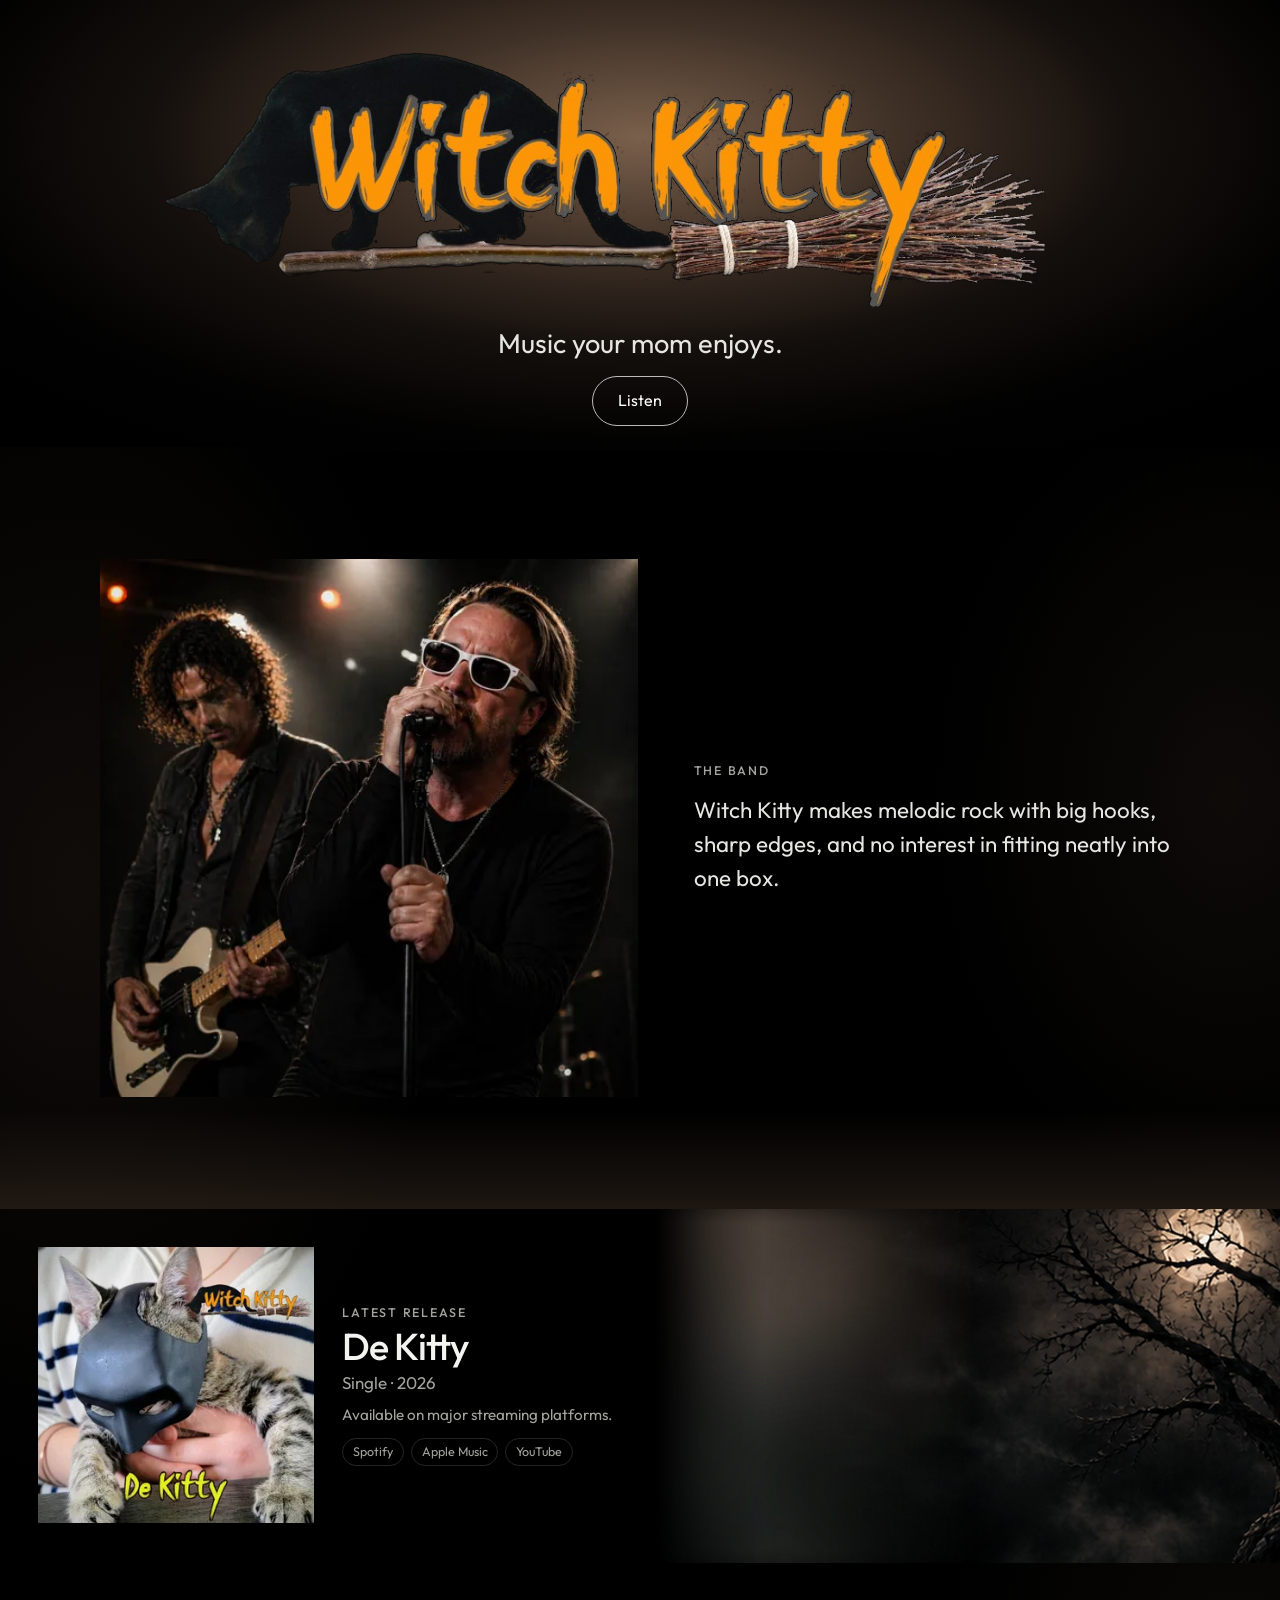
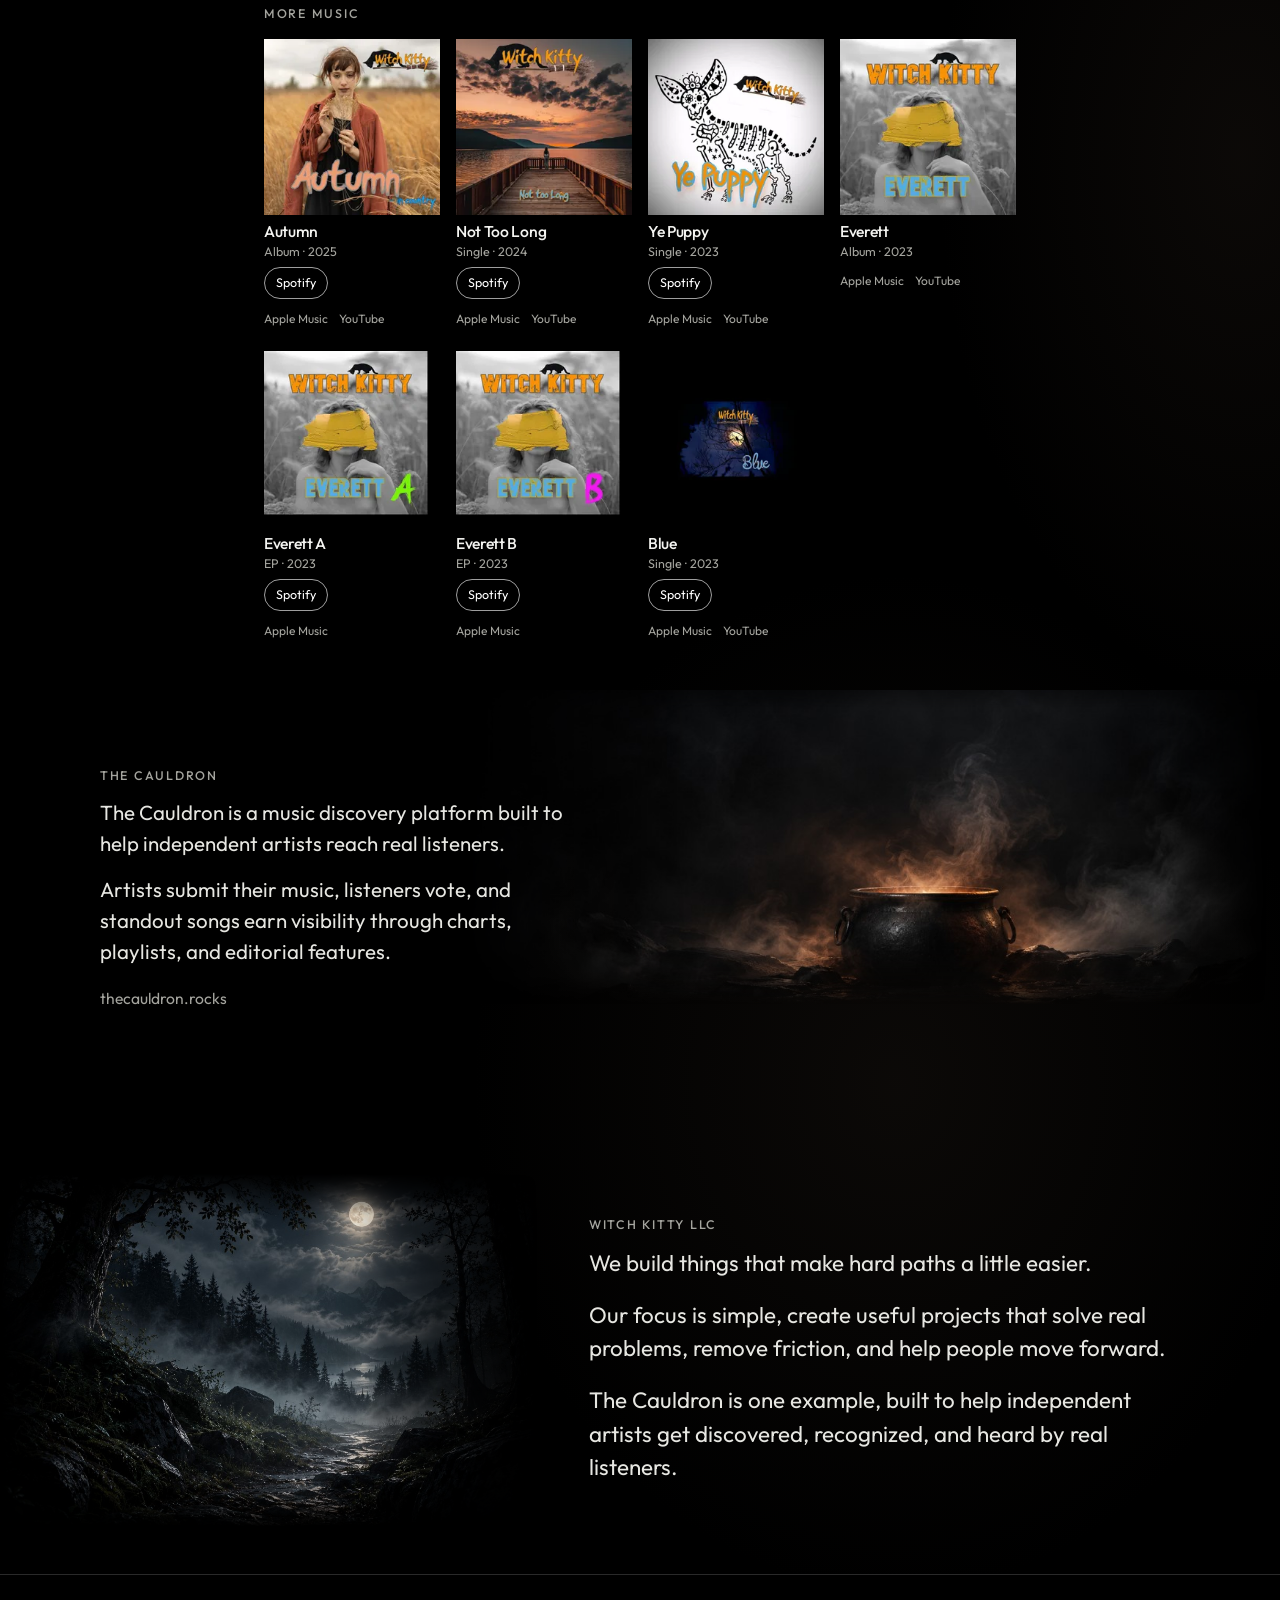
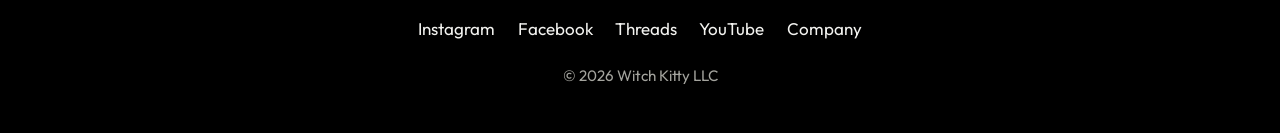
<file: index.html>
<!DOCTYPE html><html lang="en"> <head><meta charset="utf-8"><meta name="viewport" content="width=device-width, initial-scale=1"><title>Witch Kitty</title><meta name="description" content="Witch Kitty is an independent rock band. Listen to De Kitty, Autumn, and Everett."><meta name="theme-color" content="#000000"><link rel="icon" href="/favicon.ico" sizes="any"><link rel="icon" type="image/png" sizes="32x32" href="/favicon-32.png"><link rel="icon" type="image/png" sizes="16x16" href="/favicon-16.png"><link rel="stylesheet" href="/_astro/music.DstU1QeK.css"></head> <body> <a class="skip" href="#band">Skip to content</a> <header class="hero"> <div class="hero-inner"> <svg class="logo-filter" aria-hidden="true"> <filter id="logo-matte" color-interpolation-filters="sRGB"> <feColorMatrix type="matrix" values="1 0 0 0 0  0 1 0 0 0  0 0 1 0 0  1 1 1 0 0"></feColorMatrix> <feComponentTransfer> <feFuncA type="linear" slope="7" intercept="-0.12"></feFuncA> </feComponentTransfer> </filter> </svg> <h1 class="logo-stage"> <img class="logo" src="/brand/witch-kitty-logo.jpg" alt="Witch Kitty" width="1024" height="576"> </h1> <p class="tagline">Music your mom enjoys.</p> <a class="button" href="#latest">Listen</a> </div> </header> <main> <section id="band"> <div class="wrap band-grid">  <img src="/_astro/band.JCL_UAm9_Z2qeycS.webp" srcset="/_astro/band.JCL_UAm9_28IfKF.webp 480w, /_astro/band.JCL_UAm9_2amEPX.webp 800w, /_astro/band.JCL_UAm9_Z2qeycS.webp 1024w" alt="Witch Kitty performing live" sizes="(min-width: 800px) 46vw, calc(100vw - 2.5rem)" loading="lazy" decoding="async" width="1024" height="1024" class="band-photo"> <div> <p class="kicker">The band</p> <p class="lede">Witch Kitty makes melodic rock with big hooks, sharp edges, and no interest in fitting neatly into one box.</p> </div> </div> </section> <section id="latest"> <img class="latest-scene" src="/atmosphere/de-kitty-night.jpg" alt="" width="1024" height="760"> <div class="wrap"> <div class="latest-grid">  <img src="/_astro/de-kitty.CbPsnACH_Z2pOJH9.webp" srcset="/_astro/de-kitty.CbPsnACH_qdS81.webp 320w, /_astro/de-kitty.CbPsnACH_Z1BWB2R.webp 480w" alt="Cover art for De Kitty" sizes="(min-width: 800px) 276px, 188px" loading="lazy" decoding="async" width="1600" height="1600" class="cover"> <div> <p class="kicker">Latest release</p> <h2 class="release-title">De Kitty</h2> <p class="meta">Single · 2026</p> <p class="availability">Available on major streaming platforms.</p> <div class="link-row"> <a href="https://open.spotify.com/album/5YMNlV4ACpWe46tuqGqrWU" target="_blank" rel="noopener noreferrer"> Spotify <span class="sr-only"> (opens in a new tab)</span> </a><a href="https://music.apple.com/us/album/de-kitty-single/1869797166" target="_blank" rel="noopener noreferrer"> Apple Music <span class="sr-only"> (opens in a new tab)</span> </a><a href="https://www.youtube.com/watch?v=NSsSqsf6B6Y" target="_blank" rel="noopener noreferrer"> YouTube <span class="sr-only"> (opens in a new tab)</span> </a> </div> </div> </div> </div> </section> <section id="music"> <div class="wrap"> <h2 class="kicker">More music</h2> <div class="music-grid"> <article class="discog-card">  <img src="/_astro/autumn.w_M3eqvc_Z1P8E7l.webp" srcset="/_astro/autumn.w_M3eqvc_2pqRMU.webp 240w, /_astro/autumn.w_M3eqvc_ZCiSOW.webp 400w, /_astro/autumn.w_M3eqvc_2do0KJ.webp 640w" alt="Cover art for Autumn" sizes="(min-width: 1040px) 240px, (min-width: 700px) 30vw, 46vw" loading="lazy" decoding="async" width="1600" height="1600" class="discog-art"> <h3 class="discog-title">Autumn</h3> <p class="discog-meta"> Album · 2025 </p>  <div class="discog-actions"> <a class="discog-primary" href="https://open.spotify.com/album/79o7CGjTcgGjBQBh024Rbw" target="_blank" rel="noopener noreferrer"> Spotify <span class="sr-only"> (opens in a new tab)</span> </a> <div class="discog-secondary"> <a href="https://music.apple.com/us/album/autumn/1814687927" target="_blank" rel="noopener noreferrer"> Apple Music <span class="sr-only"> (opens in a new tab)</span> </a><a href="https://www.youtube.com/playlist?list=OLAK5uy_npgWXmhZfXyJ3zF5RiyBjs9ccNzjzLhSk" target="_blank" rel="noopener noreferrer"> YouTube <span class="sr-only"> (opens in a new tab)</span> </a> </div> </div> </article><article class="discog-card">  <img src="/_astro/not-too-long.DeUDHf-M_2wyUw8.webp" srcset="/_astro/not-too-long.DeUDHf-M_2cAsvT.webp 240w, /_astro/not-too-long.DeUDHf-M_1weELK.webp 400w, /_astro/not-too-long.DeUDHf-M_Z1RgpxE.webp 640w" alt="Cover art for Not Too Long" sizes="(min-width: 1040px) 240px, (min-width: 700px) 30vw, 46vw" loading="lazy" decoding="async" width="800" height="800" class="discog-art"> <h3 class="discog-title">Not Too Long</h3> <p class="discog-meta"> Single · 2024 </p>  <div class="discog-actions"> <a class="discog-primary" href="https://open.spotify.com/album/25WzBol0HUblLsyAmoAOzF" target="_blank" rel="noopener noreferrer"> Spotify <span class="sr-only"> (opens in a new tab)</span> </a> <div class="discog-secondary"> <a href="https://music.apple.com/us/album/not-too-long-single/1724868363" target="_blank" rel="noopener noreferrer"> Apple Music <span class="sr-only"> (opens in a new tab)</span> </a><a href="https://www.youtube.com/watch?v=fK7zhIHB7Ys" target="_blank" rel="noopener noreferrer"> YouTube <span class="sr-only"> (opens in a new tab)</span> </a> </div> </div> </article><article class="discog-card">  <img src="/_astro/ye-puppy.B4413usN_1OQV1F.webp" srcset="/_astro/ye-puppy.B4413usN_Zwy7d.webp 240w, /_astro/ye-puppy.B4413usN_21TN3Q.webp 400w, /_astro/ye-puppy.B4413usN_Zczq9o.webp 640w" alt="Cover art for Ye Puppy" sizes="(min-width: 1040px) 240px, (min-width: 700px) 30vw, 46vw" loading="lazy" decoding="async" width="800" height="800" class="discog-art"> <h3 class="discog-title">Ye Puppy</h3> <p class="discog-meta"> Single · 2023 </p>  <div class="discog-actions"> <a class="discog-primary" href="https://open.spotify.com/album/6vb3mrTkhI30bTiHzpOcfP" target="_blank" rel="noopener noreferrer"> Spotify <span class="sr-only"> (opens in a new tab)</span> </a> <div class="discog-secondary"> <a href="https://music.apple.com/us/album/ye-puppy-single/1712551885" target="_blank" rel="noopener noreferrer"> Apple Music <span class="sr-only"> (opens in a new tab)</span> </a><a href="https://www.youtube.com/watch?v=nkI9njx2VTo" target="_blank" rel="noopener noreferrer"> YouTube <span class="sr-only"> (opens in a new tab)</span> </a> </div> </div> </article><article class="discog-card">  <img src="/_astro/everett.Br3tUrw9_Z2quvNG.webp" srcset="/_astro/everett.Br3tUrw9_xEs5C.webp 240w, /_astro/everett.Br3tUrw9_ZgqSOi.webp 400w, /_astro/everett.Br3tUrw9_xv3cF.webp 640w" alt="Cover art for Everett" sizes="(min-width: 1040px) 240px, (min-width: 700px) 30vw, 46vw" loading="lazy" decoding="async" width="1400" height="1400" class="discog-art"> <h3 class="discog-title">Everett</h3> <p class="discog-meta"> Album · 2023 </p>  <div class="discog-actions">  <div class="discog-secondary"> <a href="https://music.apple.com/us/album/everett/1708309922" target="_blank" rel="noopener noreferrer"> Apple Music <span class="sr-only"> (opens in a new tab)</span> </a><a href="https://www.youtube.com/playlist?list=OLAK5uy_me1bKmv3q228cgeIeQH1Qa451_tf45op0" target="_blank" rel="noopener noreferrer"> YouTube <span class="sr-only"> (opens in a new tab)</span> </a> </div> </div> </article><article class="discog-card">  <img src="/_astro/everett-a.Zk0hhs_9_ZQw0Ll.webp" srcset="/_astro/everett-a.Zk0hhs_9_Z2geXt.webp 240w, /_astro/everett-a.Zk0hhs_9_ZQmASo.webp 400w, /_astro/everett-a.Zk0hhs_9_Z2pDQq.webp 640w" alt="Cover art for Everett A" sizes="(min-width: 1040px) 240px, (min-width: 700px) 30vw, 46vw" loading="lazy" decoding="async" width="800" height="800" class="discog-art"> <h3 class="discog-title">Everett A</h3> <p class="discog-meta"> EP · 2023 </p>  <div class="discog-actions"> <a class="discog-primary" href="https://open.spotify.com/album/249OUfSLDBDlsRo0Oe7ISG" target="_blank" rel="noopener noreferrer"> Spotify <span class="sr-only"> (opens in a new tab)</span> </a> <div class="discog-secondary"> <a href="https://music.apple.com/us/album/everett-a-ep/1709833037" target="_blank" rel="noopener noreferrer"> Apple Music <span class="sr-only"> (opens in a new tab)</span> </a> </div> </div> </article><article class="discog-card">  <img src="/_astro/everett-b.gWb1XVJX_ZuHkX.webp" srcset="/_astro/everett-b.gWb1XVJX_NK3rT.webp 240w, /_astro/everett-b.gWb1XVJX_Zlis1.webp 400w, /_astro/everett-b.gWb1XVJX_NADyW.webp 640w" alt="Cover art for Everett B" sizes="(min-width: 1040px) 240px, (min-width: 700px) 30vw, 46vw" loading="lazy" decoding="async" width="800" height="800" class="discog-art"> <h3 class="discog-title">Everett B</h3> <p class="discog-meta"> EP · 2023 </p>  <div class="discog-actions"> <a class="discog-primary" href="https://open.spotify.com/album/5C3dQ3rcACZTDQ83hhqk67" target="_blank" rel="noopener noreferrer"> Spotify <span class="sr-only"> (opens in a new tab)</span> </a> <div class="discog-secondary"> <a href="https://music.apple.com/us/album/everett-b-ep/1709832702" target="_blank" rel="noopener noreferrer"> Apple Music <span class="sr-only"> (opens in a new tab)</span> </a> </div> </div> </article><article class="discog-card">  <img src="/_astro/blue.DB68soRW_1f7iSd.webp" srcset="/_astro/blue.DB68soRW_Z27GYOf.webp 240w, /_astro/blue.DB68soRW_28bt5B.webp 400w, /_astro/blue.DB68soRW_24pXMi.webp 640w" alt="Cover art for Blue" sizes="(min-width: 1040px) 240px, (min-width: 700px) 30vw, 46vw" loading="lazy" decoding="async" width="800" height="800" class="discog-art"> <h3 class="discog-title">Blue</h3> <p class="discog-meta"> Single · 2023 </p>  <div class="discog-actions"> <a class="discog-primary" href="https://open.spotify.com/album/1E59A1OLwhAtYGOIEWZFlB" target="_blank" rel="noopener noreferrer"> Spotify <span class="sr-only"> (opens in a new tab)</span> </a> <div class="discog-secondary"> <a href="https://music.apple.com/us/album/blue-single/1705007392" target="_blank" rel="noopener noreferrer"> Apple Music <span class="sr-only"> (opens in a new tab)</span> </a><a href="https://www.youtube.com/watch?v=EdI1g-h_0KM" target="_blank" rel="noopener noreferrer"> YouTube <span class="sr-only"> (opens in a new tab)</span> </a> </div> </div> </article> </div> </div> </section> <section id="cauldron"> <div class="wrap cauldron-layout"> <div class="cauldron-copy"> <h2 class="kicker">The Cauldron</h2> <p>
The Cauldron is a music discovery platform built to help
              independent artists reach real listeners.
</p> <p>
Artists submit their music, listeners vote, and standout songs
              earn visibility through charts, playlists, and editorial features.
</p> <a class="cauldron-url" href="https://thecauldron.rocks">thecauldron.rocks</a> </div> <img class="cauldron-scene" src="/atmosphere/cauldron.jpg" alt="" width="1024" height="576"> </div> </section> <section id="company" class="company"> <div class="wrap company-layout"> <img class="company-scene" src="/atmosphere/llc-night.jpg" alt="" width="1024" height="768"> <div class="company-copy"> <h2 class="kicker">Witch Kitty LLC</h2> <p>We build things that make hard paths a little easier.</p> <p>
Our focus is simple, create useful projects that solve real
              problems, remove friction, and help people move forward.
</p> <p>
The Cauldron is one example, built to help independent artists get
              discovered, recognized, and heard by real listeners.
</p> </div> </div> </section> </main> <footer class="site-footer"> <div class="wrap"> <ul class="socials"> <li> <a href="https://www.instagram.com/witchkittyband/" target="_blank" rel="noopener noreferrer"> Instagram <span class="sr-only"> (opens in a new tab)</span> </a> </li><li> <a href="https://www.facebook.com/witchkittyband" target="_blank" rel="noopener noreferrer"> Facebook <span class="sr-only"> (opens in a new tab)</span> </a> </li><li> <a href="https://www.threads.net/@witchkittyband" target="_blank" rel="noopener noreferrer"> Threads <span class="sr-only"> (opens in a new tab)</span> </a> </li><li> <a href="https://www.youtube.com/@witchkitty" target="_blank" rel="noopener noreferrer"> YouTube <span class="sr-only"> (opens in a new tab)</span> </a> </li> <li> <a href="https://witchkitty.com/company">Company</a> </li> </ul> <p class="copyright">© 2026 Witch Kitty LLC</p> </div> </footer> </body> </html>
</file>
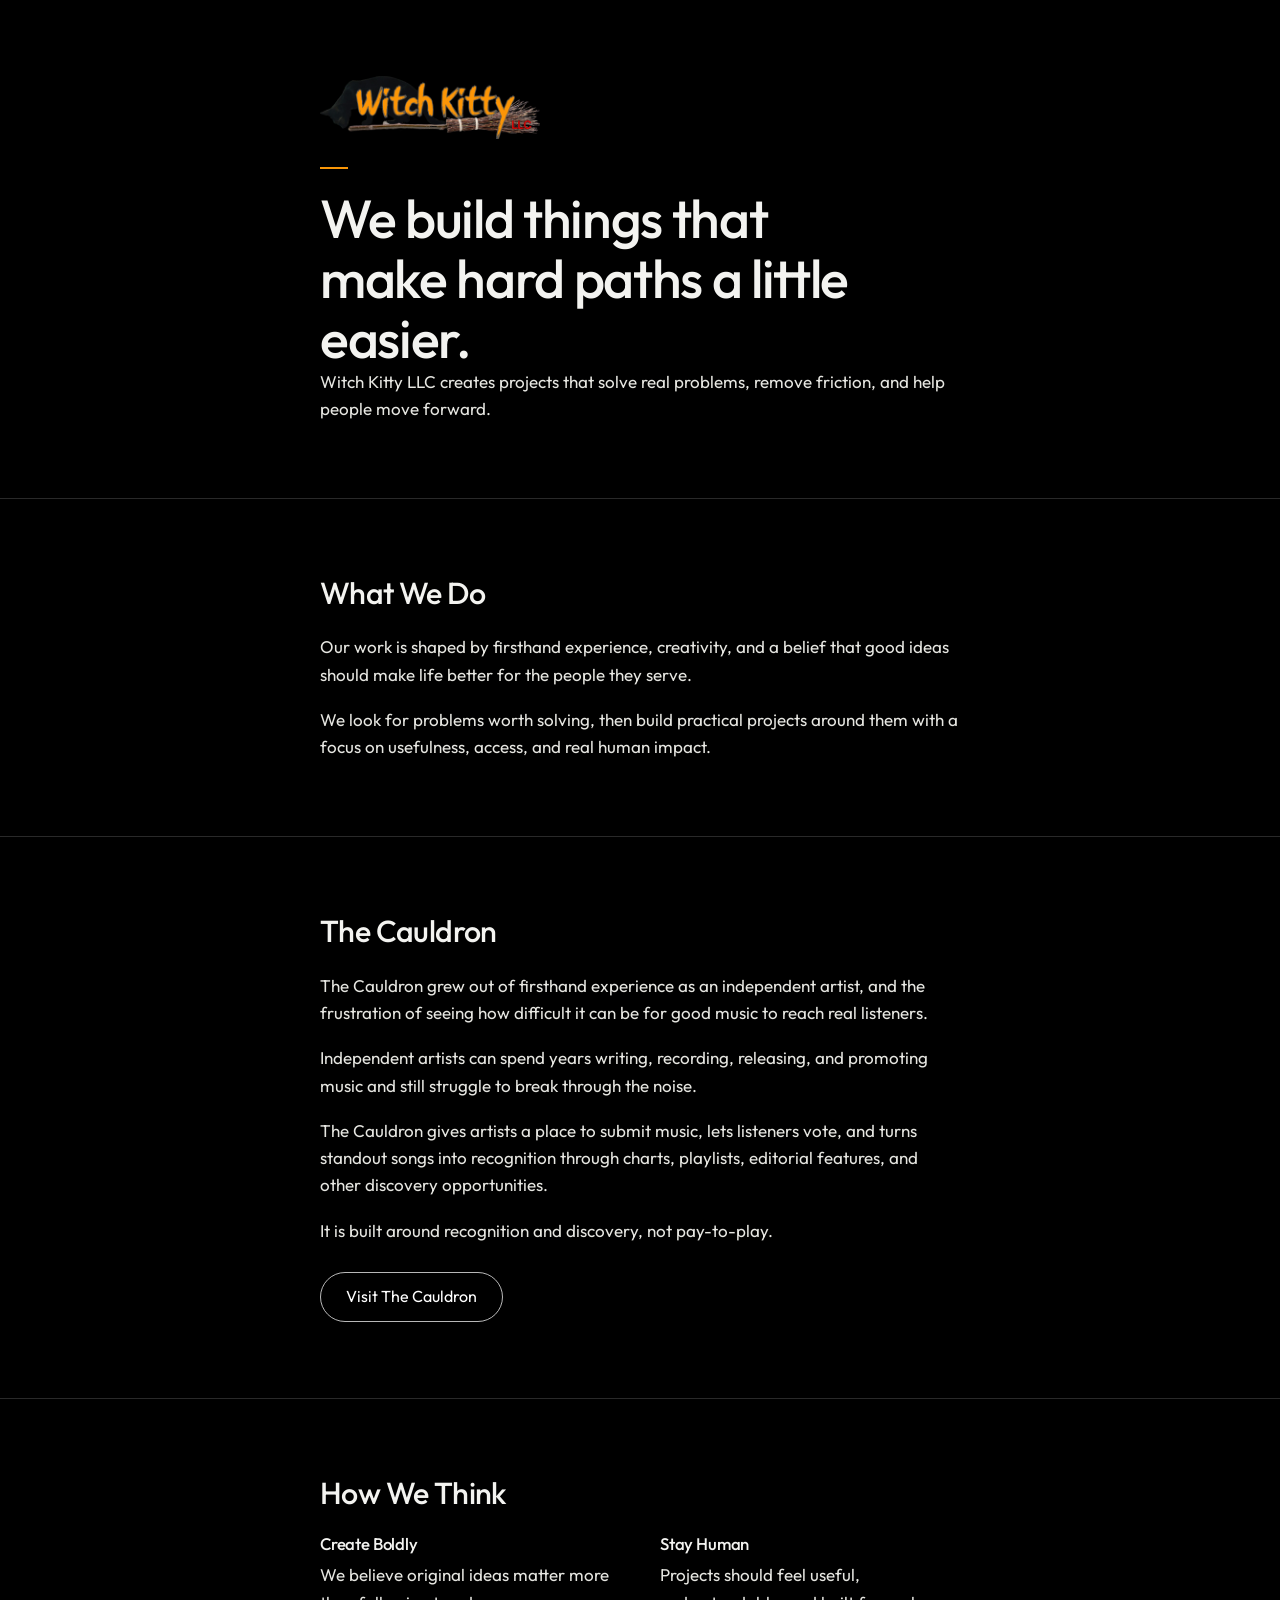
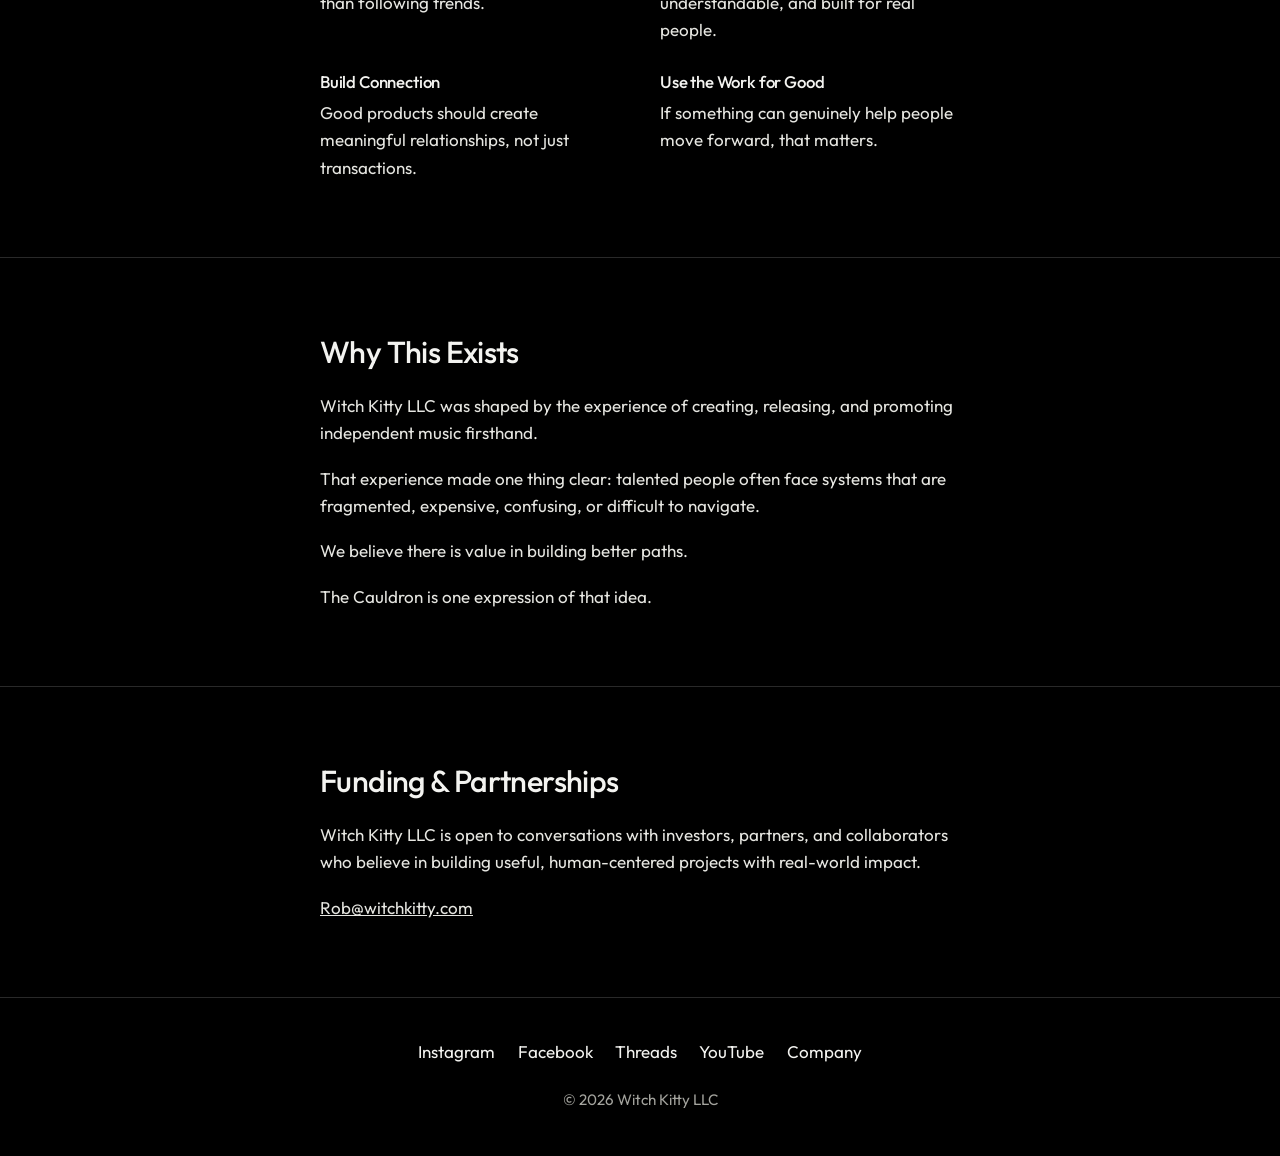
<file: company/index.html>
<!DOCTYPE html><html lang="en"> <head><meta charset="utf-8"><meta name="viewport" content="width=device-width, initial-scale=1"><title>Witch Kitty LLC</title><meta name="description" content="Witch Kitty LLC creates projects that solve real problems, remove friction, and help people move forward."><meta name="theme-color" content="#000000"><link rel="icon" href="/favicon.ico" sizes="any"><link rel="icon" type="image/png" sizes="32x32" href="/favicon-32.png"><link rel="icon" type="image/png" sizes="16x16" href="/favicon-16.png"><link rel="stylesheet" href="/_astro/music.DstU1QeK.css"><style>.company-page{background-image:none}.company-page section{padding:4.75rem 0}.company-page section+section{border-top:1px solid var(--line)}.co-measure{width:min(40rem,100% - 2.5rem)}.company-page .co-hero{padding-top:4.75rem}.co-logo{aspect-ratio:919/265;width:220px;max-width:62%;margin:0 0 1.75rem;overflow:hidden}.co-logo img{width:111.425%;max-width:none;height:auto;margin-top:-19.0424%;margin-left:-1.74102%;display:block}.company-page h1{letter-spacing:-.025em;max-width:16ch;font-size:clamp(2.15rem,4.4vw,3.35rem);font-weight:500;line-height:1.12}.company-page h2{letter-spacing:-.02em;margin-bottom:1.35rem;font-size:clamp(1.55rem,2.4vw,1.9rem);font-weight:500;line-height:1.2}.company-page h3{letter-spacing:-.01em;margin-bottom:.4rem;font-size:1.05rem;font-weight:500;line-height:1.3}.co-lede,.company-page section p{color:var(--soft);margin:0}.company-page section p+p{margin-top:1.15rem}.co-rule{background:#f99607;width:1.75rem;height:2px;margin:0 0 1.15rem}.co-button{margin-top:1.75rem}.co-principles{gap:1.75rem 2.5rem;margin:.35rem 0 0;padding:0;list-style:none;display:grid}.co-principles p{color:var(--muted)}@media (width>=720px){.co-principles{grid-template-columns:1fr 1fr}}
</style></head> <body> <a class="skip" href="#content">Skip to content</a> <main id="content" class="company-page"> <section class="co-hero"> <div class="wrap co-measure"> <div class="co-logo"> <img src="/brand/witch-kitty-llc-logo.jpg" alt="Witch Kitty LLC" width="1024" height="576"> </div> <div class="co-rule" aria-hidden="true"></div> <h1>We build things that make hard paths a little easier.</h1> <p class="co-lede">
Witch Kitty LLC creates projects that solve real problems, remove
            friction, and help people move forward.
</p> </div> </section> <section> <div class="wrap co-measure"> <h2>What We Do</h2> <p>
Our work is shaped by firsthand experience, creativity, and a belief
            that good ideas should make life better for the people they serve.
</p> <p>
We look for problems worth solving, then build practical projects
            around them with a focus on usefulness, access, and real human
            impact.
</p> </div> </section> <section> <div class="wrap co-measure"> <h2>The Cauldron</h2> <p>
The Cauldron grew out of firsthand experience as an independent
            artist, and the frustration of seeing how difficult it can be for
            good music to reach real listeners.
</p> <p>
Independent artists can spend years writing, recording, releasing,
            and promoting music and still struggle to break through the noise.
</p> <p>
The Cauldron gives artists a place to submit music, lets listeners
            vote, and turns standout songs into recognition through charts,
            playlists, editorial features, and other discovery opportunities.
</p> <p>It is built around recognition and discovery, not pay-to-play.</p> <a class="button co-button" href="https://thecauldron.rocks">
Visit The Cauldron
</a> </div> </section> <section> <div class="wrap co-measure"> <h2>How We Think</h2> <ul class="co-principles"> <li> <h3>Create Boldly</h3> <p>We believe original ideas matter more than following trends.</p> </li><li> <h3>Stay Human</h3> <p>Projects should feel useful, understandable, and built for real people.</p> </li><li> <h3>Build Connection</h3> <p>Good products should create meaningful relationships, not just transactions.</p> </li><li> <h3>Use the Work for Good</h3> <p>If something can genuinely help people move forward, that matters.</p> </li> </ul> </div> </section> <section> <div class="wrap co-measure"> <h2>Why This Exists</h2> <p>
Witch Kitty LLC was shaped by the experience of creating, releasing,
            and promoting independent music firsthand.
</p> <p>
That experience made one thing clear: talented people often face
            systems that are fragmented, expensive, confusing, or difficult to
            navigate.
</p> <p>We believe there is value in building better paths.</p> <p>The Cauldron is one expression of that idea.</p> </div> </section> <section> <div class="wrap co-measure"> <h2>Funding &amp; Partnerships</h2> <p>
Witch Kitty LLC is open to conversations with investors, partners,
            and collaborators who believe in building useful, human-centered
            projects with real-world impact.
</p> <p> <a href="mailto:Rob@witchkitty.com">Rob@witchkitty.com</a> </p> </div> </section> </main> <footer class="site-footer"> <div class="wrap"> <ul class="socials"> <li> <a href="https://www.instagram.com/witchkittyband/" target="_blank" rel="noopener noreferrer"> Instagram <span class="sr-only"> (opens in a new tab)</span> </a> </li><li> <a href="https://www.facebook.com/witchkittyband" target="_blank" rel="noopener noreferrer"> Facebook <span class="sr-only"> (opens in a new tab)</span> </a> </li><li> <a href="https://www.threads.net/@witchkittyband" target="_blank" rel="noopener noreferrer"> Threads <span class="sr-only"> (opens in a new tab)</span> </a> </li><li> <a href="https://www.youtube.com/@witchkitty" target="_blank" rel="noopener noreferrer"> YouTube <span class="sr-only"> (opens in a new tab)</span> </a> </li> <li> <a href="https://witchkitty.com/company">Company</a> </li> </ul> <p class="copyright">© 2026 Witch Kitty LLC</p> </div> </footer> </body> </html>
</file>
<file: _astro/music.DstU1QeK.css>
@font-face{font-family:Outfit;font-style:normal;font-display:swap;font-weight:400;src:url(/_astro/outfit-latin-ext-400-normal.5tcqmc2S.woff2)format("woff2"),url(/_astro/outfit-latin-ext-400-normal.DHm7mdGe.woff)format("woff");unicode-range:U+100-2BA,U+2BD-2C5,U+2C7-2CC,U+2CE-2D7,U+2DD-2FF,U+304,U+308,U+329,U+1D00-1DBF,U+1E00-1E9F,U+1EF2-1EFF,U+2020,U+20A0-20AB,U+20AD-20C0,U+2113,U+2C60-2C7F,U+A720-A7FF}@font-face{font-family:Outfit;font-style:normal;font-display:swap;font-weight:400;src:url(/_astro/outfit-latin-400-normal.BGsTXAXT.woff2)format("woff2"),url(/_astro/outfit-latin-400-normal.DMwTpYkH.woff)format("woff");unicode-range:U+??,U+131,U+152-153,U+2BB-2BC,U+2C6,U+2DA,U+2DC,U+304,U+308,U+329,U+2000-206F,U+20AC,U+2122,U+2191,U+2193,U+2212,U+2215,U+FEFF,U+FFFD}@font-face{font-family:Outfit;font-style:normal;font-display:swap;font-weight:500;src:url(/_astro/outfit-latin-ext-500-normal.zeox_O30.woff2)format("woff2"),url(/_astro/outfit-latin-ext-500-normal.DrCvqoFD.woff)format("woff");unicode-range:U+100-2BA,U+2BD-2C5,U+2C7-2CC,U+2CE-2D7,U+2DD-2FF,U+304,U+308,U+329,U+1D00-1DBF,U+1E00-1E9F,U+1EF2-1EFF,U+2020,U+20A0-20AB,U+20AD-20C0,U+2113,U+2C60-2C7F,U+A720-A7FF}@font-face{font-family:Outfit;font-style:normal;font-display:swap;font-weight:500;src:url(/_astro/outfit-latin-500-normal.DKnIMDSk.woff2)format("woff2"),url(/_astro/outfit-latin-500-normal.ClnHRwRh.woff)format("woff");unicode-range:U+??,U+131,U+152-153,U+2BB-2BC,U+2C6,U+2DA,U+2DC,U+304,U+308,U+329,U+2000-206F,U+20AC,U+2122,U+2191,U+2193,U+2212,U+2215,U+FEFF,U+FFFD}:root{--bg:#000;--text:#f3f3f0;--muted:#a4a49e;--soft:#e6e6e1;--line:#ffffff29;--line-strong:#ffffffb8;--raise:#101010;color-scheme:dark}*,:before,:after{box-sizing:border-box}html{background:var(--bg);scroll-behavior:smooth}body{background:var(--bg);color:var(--text);margin:0;font-family:Outfit,Segoe UI,sans-serif;font-size:1.0625rem;font-weight:400;line-height:1.6}h1,h2,h3{font-size:inherit;font-weight:inherit;margin:0}img{max-width:100%;height:auto}a{color:inherit}a:focus-visible,.button:focus-visible{outline-offset:3px;outline:2px solid #fff}.skip{color:#000;z-index:2;background:#fff;padding:.6rem .9rem;position:absolute;top:0;left:1rem;transform:translateY(-120%)}.skip:focus{transform:none}.wrap{width:min(1080px,100% - 2.5rem);margin-inline:auto}.hero{text-align:center;justify-content:center;align-items:center;padding:1.15rem 0 1.35rem;display:flex;overflow-x:clip}.hero-inner{width:min(980px,100% - 1.25rem);position:relative}.hero-inner:before{content:"";z-index:0;pointer-events:none;background:radial-gradient(at 50% 40%,#846852eb 0%,#564234b8 26%,#2a201a7a 48%,#100c0a2e 68%,#0000 82%);width:148%;height:128%;position:absolute;top:42%;left:50%;transform:translate(-50%,-50%)}.logo-filter{width:0;height:0;position:absolute;overflow:hidden}.logo-stage{z-index:1;margin:0;position:relative}.logo{z-index:1;filter:url(#logo-matte);width:100%;height:auto;margin:-13.5% 0 -11.5%;display:block;position:relative}.tagline{z-index:1;color:var(--soft);margin:0;font-size:clamp(1.2rem,2.5vw,1.7rem);font-weight:400;line-height:1.35;position:relative}.button{z-index:1;border:1px solid var(--line-strong);color:#fff;border-radius:999px;justify-content:center;align-items:center;min-height:44px;margin-top:.9rem;padding:.7rem 1.55rem;font-size:1rem;text-decoration:none;display:inline-flex;position:relative}.button:hover{color:#000;background:#fff}section{padding:5.25rem 0;scroll-margin-top:1.25rem}.kicker{color:var(--muted);letter-spacing:.14em;text-transform:uppercase;margin:0 0 .85rem;font-size:.78rem;font-weight:500}.band-grid,.latest-grid{gap:1.75rem;display:grid}.band-photo,.cover{width:100%;height:auto;display:block}.lede,.company p{max-width:38rem;color:var(--soft);margin:0;font-size:clamp(1.15rem,2vw,1.4rem);line-height:1.5}.company p+p{margin-top:1.15rem}.release-title{letter-spacing:-.035em;margin:0;font-size:clamp(2.5rem,6vw,4.25rem);font-weight:500;line-height:.95}.meta{color:var(--muted);margin:.85rem 0 0}.link-row{flex-wrap:wrap;gap:.6rem;margin-top:1.4rem;display:flex}.link-row a{border:1px solid var(--line);border-radius:999px;align-items:center;min-height:44px;padding:.4rem .9rem;font-size:.95rem;text-decoration:none;display:inline-flex}.link-row a:hover{border-color:#fff}.music-grid{gap:1.15rem .8rem;display:grid}#cauldron{padding:2.5rem 0 2.75rem;overflow:hidden}.cauldron-copy{z-index:1;position:relative}#cauldron .cauldron-copy>h2{margin-bottom:.75rem}#cauldron .cauldron-copy p{max-width:36rem;color:var(--soft);margin:0;font-size:clamp(1.05rem,1.7vw,1.28rem);line-height:1.5}#cauldron .cauldron-copy p+p{margin-top:1rem}.cauldron-url{color:var(--muted);margin-top:1.15rem;font-size:.98rem;text-decoration:none;display:inline-block}.cauldron-url:hover{color:var(--text)}.cauldron-scene{object-fit:cover;object-position:center 58%;width:100%;height:13.5rem;box-shadow:none;pointer-events:none;-webkit-mask-composite:source-in;border:0;outline:0;margin-top:1.35rem;display:block;mask-image:linear-gradient(90deg,#0000 0%,#000 10% 90%,#0000 100%),linear-gradient(#0000 0%,#000 16% 84%,#0000 100%);mask-composite:intersect}.site-footer{border-top:1px solid var(--line);text-align:center;padding:2.5rem 0 2.75rem;position:relative}.socials{flex-wrap:wrap;justify-content:center;gap:.85rem 1.4rem;margin:0;padding:0;list-style:none;display:flex}.socials a{color:var(--text);text-decoration:none}.socials a:hover{text-underline-offset:.2em;text-decoration:underline}.copyright{color:var(--muted);margin:1.4rem 0 0;font-size:.95rem}.sr-only{clip:rect(0, 0, 0, 0);white-space:nowrap;border:0;width:1px;height:1px;margin:-1px;padding:0;position:absolute;overflow:hidden}@media (width>=800px){section{padding:7rem 0}.band-grid{grid-template-columns:1.05fr .95fr;align-items:center;gap:3.5rem}.latest-grid{grid-template-columns:minmax(0,1.15fr) minmax(0,.85fr);align-items:center;gap:3.25rem}}#latest{padding:2rem 0 2.15rem}#latest .latest-grid{place-items:center start;gap:1rem}#latest .cover{width:11.75rem}#latest .kicker{margin-bottom:.35rem}#latest .release-title{font-size:clamp(1.85rem,3vw,2.35rem)}#latest .meta{margin-top:.3rem}#latest .availability{color:var(--muted);margin:.4rem 0 0;font-size:.95rem}#latest .link-row{gap:.4rem;margin-top:.7rem}#latest .link-row a{min-height:0;color:var(--muted);border-color:#ffffff24;padding:.18rem .62rem;font-size:.78rem}#latest .link-row a:hover{color:var(--text);border-color:#fff6}.latest-scene{display:none}@media (width>=800px){#latest{padding:2.35rem 0 2.5rem;overflow:hidden}#latest .wrap{width:min(38rem,50% - 1.5rem);margin-left:clamp(1.25rem,3vw,2.75rem);margin-right:auto;padding-right:0}#latest .latest-grid{grid-template-columns:17.25rem minmax(0,1fr);gap:1.75rem;width:100%}#latest .cover{width:17.25rem}#latest:before{content:"";z-index:0;filter:blur(36px)brightness(3.1)saturate(1.25);opacity:1;pointer-events:none;-webkit-mask-composite:source-in;background-image:url(/atmosphere/de-kitty-night.jpg);background-position:100% 58%;background-repeat:no-repeat;background-size:250% 210%;position:absolute;inset:-14% 0 -14% calc(clamp(1.25rem,3vw,2.75rem) + min(38rem,50% - 1.5rem) + .35rem);mask-image:linear-gradient(90deg,#0000 0%,#00000073 8%,#000000e6 18%,#000 30%),linear-gradient(#0000 0%,#000 14% 86%,#0000 100%);mask-composite:intersect}.latest-scene{z-index:1;object-fit:cover;object-position:right center;pointer-events:none;width:50%;height:100%;display:block;position:absolute;top:0;right:0;mask-image:linear-gradient(90deg,#0000 0%,#00000047 18%,#000 52%)}}#music{padding:2.35rem 0 2.5rem}#music>.wrap>.kicker{margin-bottom:.95rem}#music .music-grid{grid-template-columns:repeat(2,minmax(0,10.75rem));justify-content:center}#music .discog-card{min-width:0}#music .discog-art{aspect-ratio:1;object-fit:cover;width:100%;height:auto;display:block}#music .discog-title{letter-spacing:-.02em;margin:.42rem 0 0;font-size:.98rem;font-weight:500;line-height:1.25}#music .discog-meta,#music .discog-note{color:var(--muted);margin:.12rem 0 0;font-size:.78rem;line-height:1.35}#music .discog-actions{flex-direction:column;align-items:flex-start;gap:.32rem;margin-top:.42rem;display:flex}#music .discog-primary{color:#fff;border:1px solid #ffffff9e;border-radius:999px;align-items:center;min-height:32px;padding:.12rem .68rem;font-size:.78rem;text-decoration:none;display:inline-flex}#music .discog-primary:hover{color:#000;background:#fff}#music .discog-secondary{flex-wrap:wrap;gap:.15rem .7rem;display:flex}#music .discog-secondary a{min-height:28px;color:var(--muted);align-items:center;padding:.05rem 0;font-size:.75rem;text-decoration:none;display:inline-flex}#music .discog-secondary a:hover{color:var(--text)}@media (width>=700px){#music .wrap{width:min(35rem,100% - 2.5rem)}#music .music-grid{grid-template-columns:repeat(3,minmax(0,11rem));gap:1.2rem 1rem}}@media (width>=860px){#music{padding:2.6rem 0 2.85rem}#music .wrap{width:min(47rem,100% - 2.5rem)}#music .music-grid{grid-template-columns:repeat(4,minmax(0,11rem))}}main{background-image:radial-gradient(42% 32% at 6% 16%,#4e3c3033,#0000 68%),radial-gradient(34% 28% at 97% 48%,#4032282e,#0000 70%),radial-gradient(46% 26% at 70% 82%,#342a2238,#0000 72%)}#band,#latest,#music,#cauldron,#company{isolation:isolate;position:relative}#band>.wrap,#latest>.wrap,#music>.wrap,#cauldron>.wrap,#company>.wrap{z-index:1;position:relative}#band{background:radial-gradient(34% 78% at 96% 46%,#54423429,#0000 68%)}#band:after{content:"";z-index:0;pointer-events:none;background:linear-gradient(#0000 18%,#3a2c2280);height:7.5rem;position:absolute;bottom:0;left:0;right:0}#company{padding:2.5rem 0 2.75rem;overflow:hidden}#company .company-copy>h2{margin-bottom:.75rem}.company-scene{object-fit:cover;object-position:center 46%;width:100%;height:14rem;box-shadow:none;-webkit-mask-composite:source-in;border:0;outline:0;display:block;mask-image:linear-gradient(90deg,#0000 0%,#000 7% 88%,#0000 100%),linear-gradient(#0000 0%,#000 8% 92%,#0000 100%);mask-composite:intersect}@media (width>=800px){#company{--llc-wrap:min(1080px, 100vw - 2.5rem);padding:3rem 0}.company-layout{grid-template-columns:minmax(0,.85fr) minmax(0,1.15fr);align-items:center;gap:2.5rem 3.25rem;display:grid}.company-scene{width:calc(100% + (100vw - var(--llc-wrap)) / 2);max-width:none;margin-left:calc((var(--llc-wrap) - 100vw) / 2);object-position:center 44%;-webkit-mask-composite:source-in;height:22rem;mask-image:linear-gradient(90deg,#0000 0%,#00000059 4%,#000 12% 62%,#0000 100%),linear-gradient(#0000 0%,#000 12% 86%,#0000 100%);mask-composite:intersect}.cauldron-layout{min-height:22rem;display:block;position:relative}.cauldron-copy{width:min(34rem,46%);padding:2.25rem 0}.cauldron-scene{z-index:0;object-fit:cover;object-position:center 74%;-webkit-mask-composite:source-in;width:74%;height:100%;margin:0;position:absolute;top:0;bottom:0;left:34%;transform:translateY(-22%);mask-image:linear-gradient(90deg,#0000 0%,#00000073 12%,#000 28% 86%,#0000 100%),linear-gradient(#0000 0%,#000 16% 84%,#0000 100%);mask-composite:intersect}}@media (prefers-reduced-motion:reduce){html{scroll-behavior:auto}}
</file>
